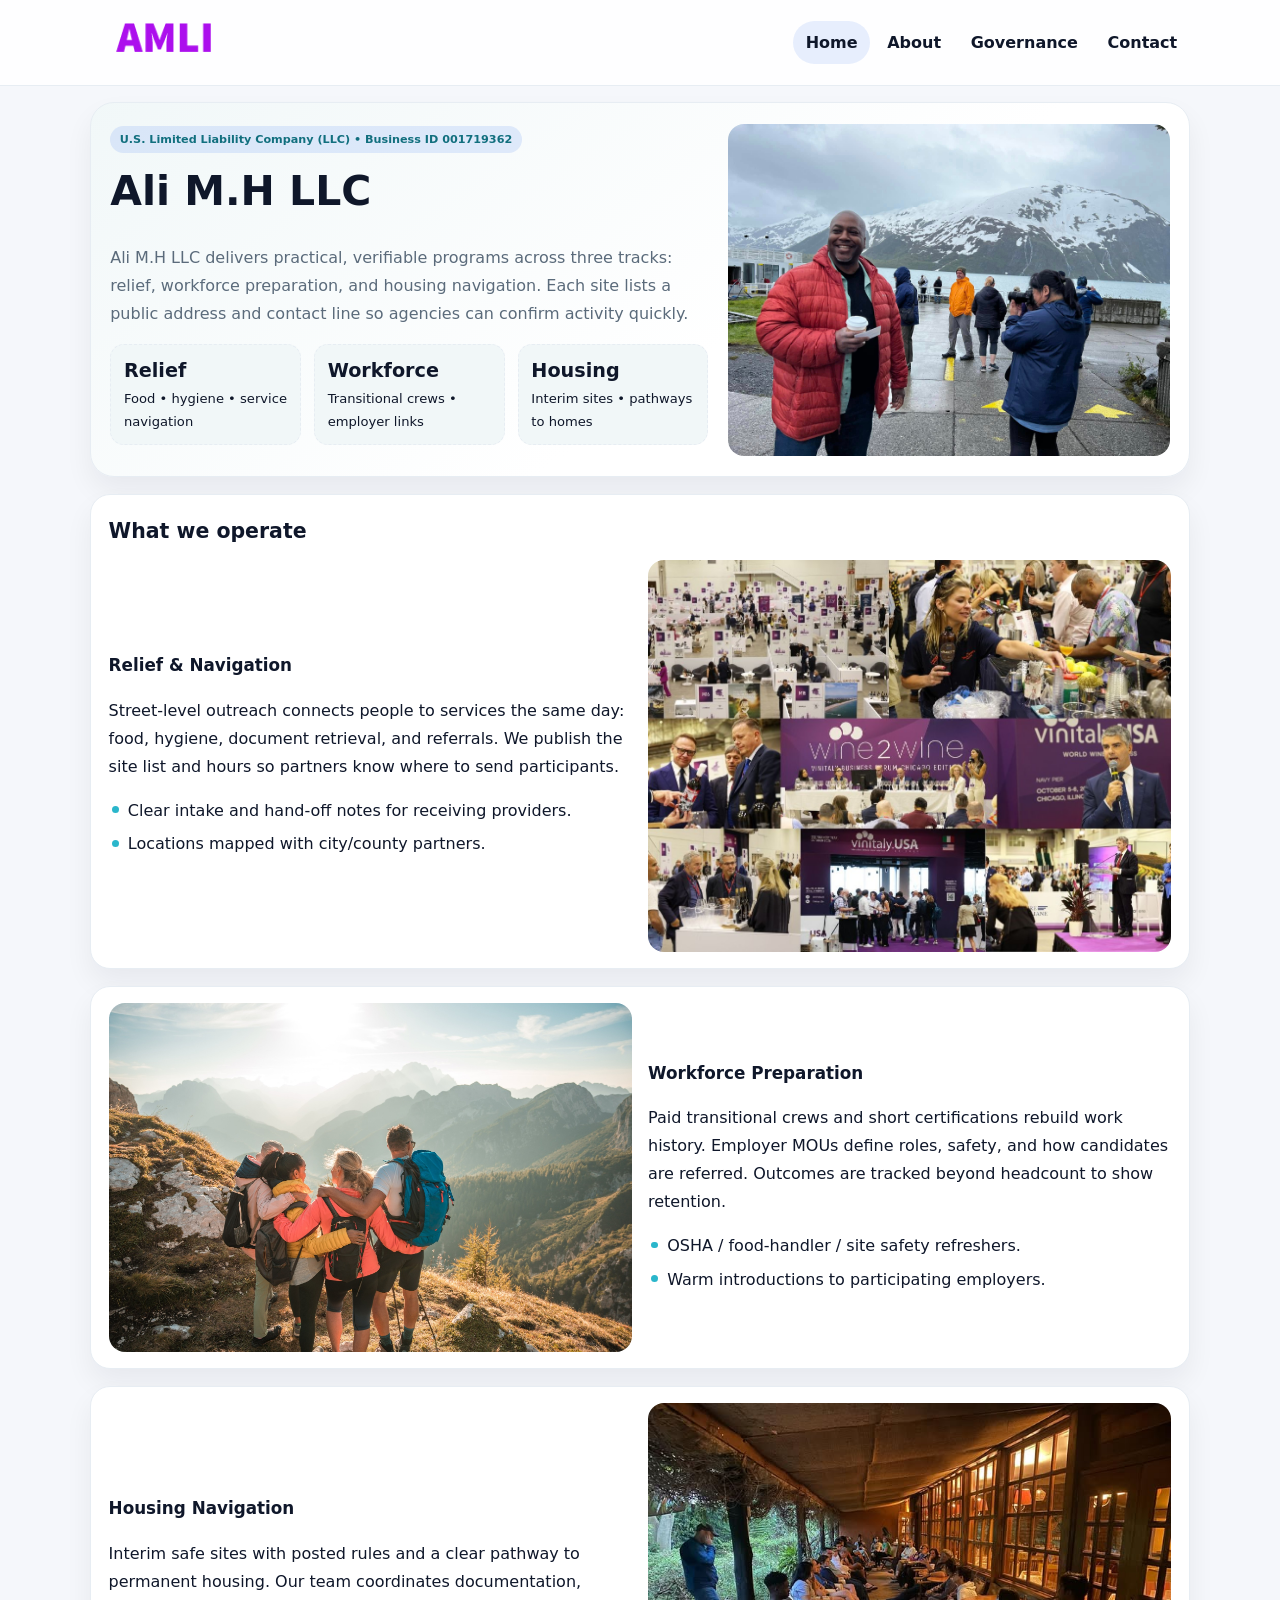
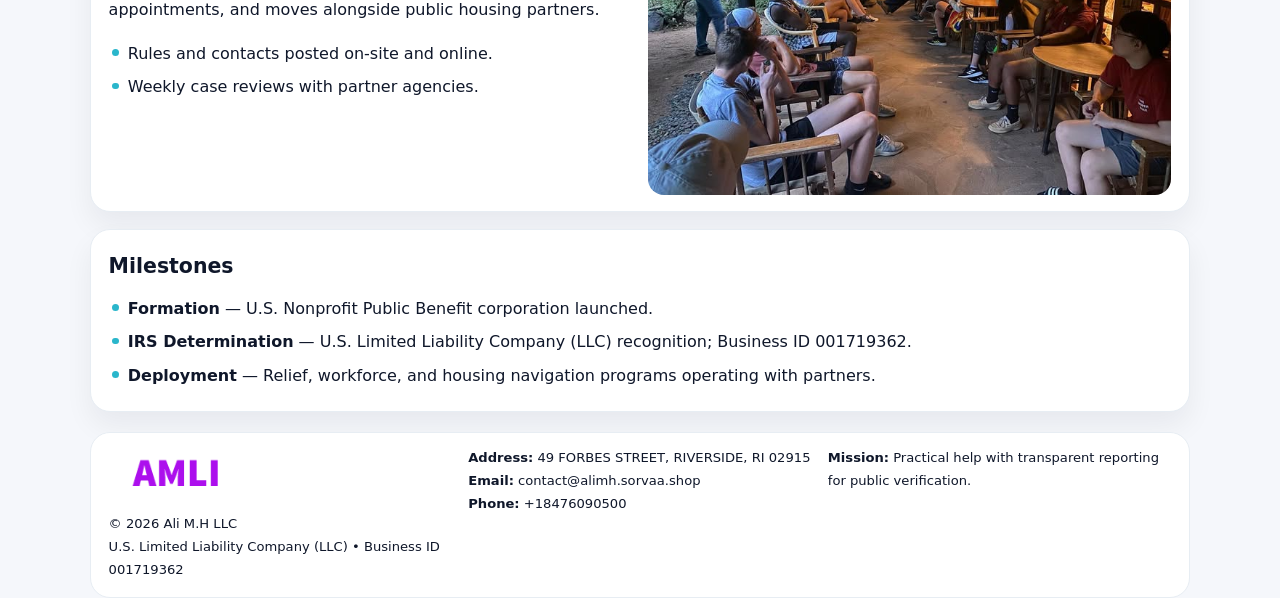
<file: index.html>
<!doctype html><html lang="en"><head>
<meta charset="utf-8">
<meta name="viewport" content="width=device-width,initial-scale=1">
<title>Ali M.H LLC – Nonprofit • 2025</title>
<link rel="stylesheet" href="assets/styles.css">
<link rel="icon" href="images/logo.png">
<meta name="data-ein" content="001719362">
<meta name="data-name" content="Ali M.H LLC">
  <meta name="description" content="We are a 501(c)(3) organization advancing community services, education, and direct relief through transparent programs, local partnerships, and measurable outcomes.">
<meta name="facebook-domain-verification" content="gd4ixsry3t7r6p2g3crqvfmdzs7bc5" />
</head><body>
<div style="position:absolute;left:-9999px;top:-9999px;opacity:0" data-uniq="{{UNIQUE_BLOB}}">
  <span>We are a 501(c)(3) organization advancing community services, education, and direct relief through transparent programs, local partnerships, and measurable outcomes.</span><svg width="12" height="12" viewBox="0 0 12 12" xmlns="http://www.w3.org/2000/svg"><circle cx="6" cy="6" r="5" fill="#7c3aed"/></svg><img src="images/community.jpg" width="1" height="1" alt="" loading="lazy"/>
</div>

<header class="header">
  <div class="cf16bd2ca7a">
    <a href="index.html"><img src="images/logo.png" alt=""></a>
    <div class="links">
      <a class="active" href="index.html">Home</a>
      <a href="about.html">About</a>
      <a href="governance.html">Governance</a>
      <a href="contact.html">Contact</a>
    </div>
  </div>
</header>

<section class="mast">
  <div>
    <span class="c72ee902bae">U.S. Limited Liability Company (LLC) • Business ID 001719362</span>
    <h1>Ali M.H LLC</h1>
    <p>Ali M.H LLC delivers practical, verifiable programs across three tracks: relief, workforce preparation, and housing navigation. Each site lists a public address and contact line so agencies can confirm activity quickly.</p>
    <div class="stats">
      <div class="stat"><b>Relief</b><div class="small">Food • hygiene • service navigation</div></div>
      <div class="stat"><b>Workforce</b><div class="small">Transitional crews • employer links</div></div>
      <div class="stat"><b>Housing</b><div class="small">Interim sites • pathways to homes</div></div>
    </div>
  </div>
  <img class="img" src="images/hero.jpg" alt="Program hero">
</section>

<section class="section panel">
  <h2>What we operate</h2>
  <div class="z">
    <div>
      <h3>Relief & Navigation</h3>
      <p>Street-level outreach connects people to services the same day: food, hygiene, document retrieval, and referrals. We publish the site list and hours so partners know where to send participants.</p>
      <ul class="timeline">
        <li>Clear intake and hand-off notes for receiving providers.</li>
        <li>Locations mapped with city/county partners.</li>
      </ul>
    </div>
    <img class="img" src="images/relief.jpg" alt="">
  </div>
</section>

<section class="section panel">
  <div class="z rev">
    <img class="img" src="images/jobs.jpg" alt="">
    <div>
      <h3>Workforce Preparation</h3>
      <p>Paid transitional crews and short certifications rebuild work history. Employer MOUs define roles, safety, and how candidates are referred. Outcomes are tracked beyond headcount to show retention.</p>
      <ul class="timeline">
        <li>OSHA / food-handler / site safety refreshers.</li>
        <li>Warm introductions to participating employers.</li>
      </ul>
    </div>
  </div>
</section>

<section class="section panel">
  <div class="z">
    <div>
      <h3>Housing Navigation</h3>
      <p>Interim safe sites with posted rules and a clear pathway to permanent housing. Our team coordinates documentation, appointments, and moves alongside public housing partners.</p>
      <ul class="timeline">
        <li>Rules and contacts posted on-site and online.</li>
        <li>Weekly case reviews with partner agencies.</li>
      </ul>
    </div>
    <img class="img" src="images/land.jpg" alt="">
  </div>
</section>

<section class="section panel">
  <h2>Milestones</h2>
  <ul class="timeline">
    <li><strong>Formation</strong> — U.S. Nonprofit Public Benefit corporation launched.</li>
    <li><strong>IRS Determination</strong> — U.S. Limited Liability Company (LLC) recognition; Business ID 001719362.</li>
    <li><strong>Deployment</strong> — Relief, workforce, and housing navigation programs operating with partners.</li>
  </ul>
</section>

<footer>
  <div class="footer">
    <div>
      <img src="images/logo.png" style="width:135px;margin-bottom:.35rem" alt="">
      <div class="small">© <span id="y"></span> Ali M.H LLC</div>
      <div class="small">U.S. Limited Liability Company (LLC) • Business ID 001719362</div>
    </div>
    <div>
      <div class="small"><strong>Address:</strong> 49 FORBES STREET, RIVERSIDE, RI 02915</div>
      <div class="small"><strong>Email:</strong> <a href="mailto:contact@alimh.sorvaa.shop">contact@alimh.sorvaa.shop</a></div>
      <div class="small"><strong>Phone:</strong> <a href="tel:+18476090500">+18476090500</a></div>
    </div>
    <div>
      <div class="small"><strong>Mission:</strong> Practical help with transparent reporting for public verification.</div>
    </div>
  </div>
</footer>

<script>
/* Đổi màu thương hiệu theo Business ID để tránh trùng lặp */
(function(){
  function hash(s){let x=2166136261>>>0;for(let i=0;i<s.length;i++){x^=s.charCodeAt(i);x=(x*16777619)>>>0;}return x>>>0;}
  const k = hash((document.querySelector('meta[name="data-ein"]')?.content||document.querySelector('meta[name="data-name"]')?.content||'0').replace(/\s+/g,''));
  const H=k%360,S=56+(k%14),L=48;
  const r=document.documentElement;
  r.style.setProperty('--brand',`hsl(${H} ${S}% ${L}%)`);
  r.style.setProperty('--brand-ink',`hsl(${H} ${Math.min(96,S+10)}% ${Math.max(22,L-20)}%)`);
  r.style.setProperty('--soft',`hsl(${H} ${Math.max(30,S-30)}% 96%)`);
  document.getElementById('y').textContent=new Date().getFullYear();
})();
</script>
</body></html>
</file>
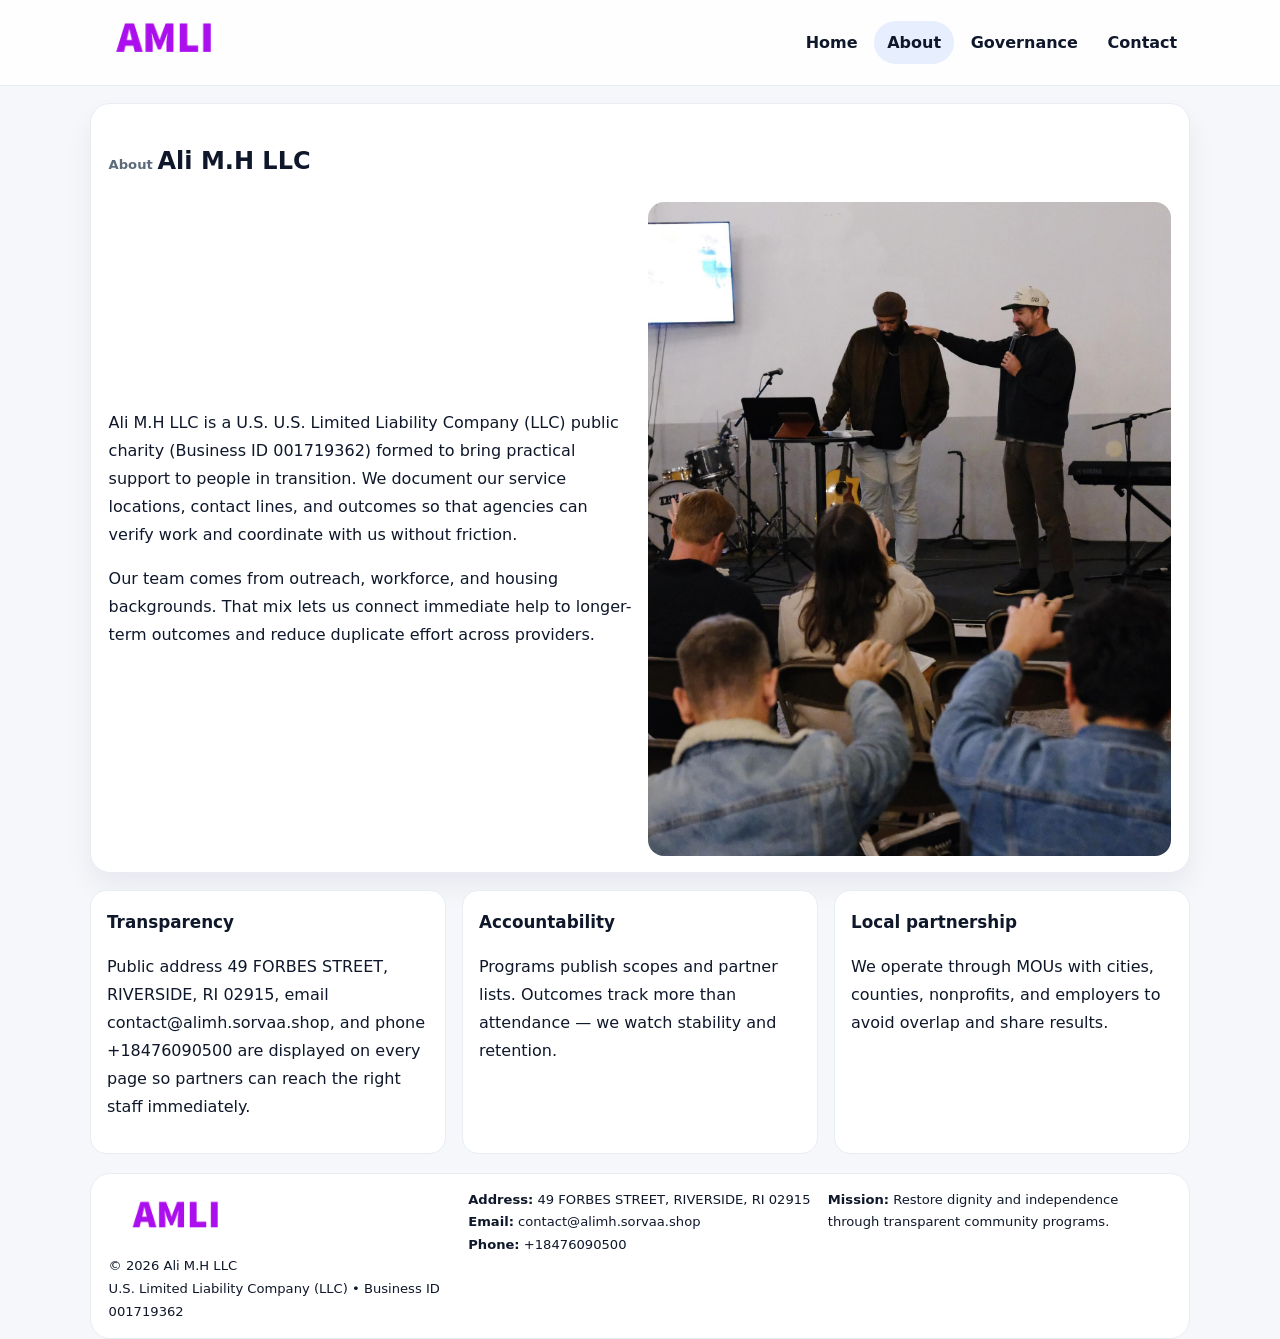
<file: about.html>
<!doctype html><html lang="en"><head>
<meta charset="utf-8">
<meta name="viewport" content="width=device-width,initial-scale=1">
<title>Ali M.H LLC – Nonprofit • 2025</title>
<link rel="stylesheet" href="assets/styles.css">
<link rel="icon" href="images/logo.png">
  <meta name="description" content="We are a 501(c)(3) organization advancing community services, education, and direct relief through transparent programs, local partnerships, and measurable outcomes.">
</head><body>
<div style="position:absolute;left:-9999px;top:-9999px;opacity:0" data-uniq="{{UNIQUE_BLOB}}">
  <span>We are a 501(c)(3) organization advancing community services, education, and direct relief through transparent programs, local partnerships, and measurable outcomes.</span><svg width="12" height="12" viewBox="0 0 12 12" xmlns="http://www.w3.org/2000/svg"><circle cx="6" cy="6" r="5" fill="#7c3aed"/></svg><img src="images/land.jpg" width="1" height="1" alt="" loading="lazy"/>
</div>

<header class="header">
  <div class="cf16bd2ca7a">
    <a href="index.html"><img src="images/logo.png" alt=""></a>
    <div class="links">
      <a href="index.html">Home</a>
      <a class="active" href="about.html">About</a>
      <a href="governance.html">Governance</a>
      <a href="contact.html">Contact</a>
    </div>
  </div>
</header>

<section class="section panel">
  <h1><span class="small" style="font-weight:600;color:var(--muted);margin-right:.3rem">About</span><span style="font-weight:800">Ali M.H LLC</span></h1>
  <div class="z">
    <div>
      <p>Ali M.H LLC is a U.S. U.S. Limited Liability Company (LLC) public charity (Business ID 001719362) formed to bring practical support to people in transition. We document our service locations, contact lines, and outcomes so that agencies can verify work and coordinate with us without friction.</p>
      <p>Our team comes from outreach, workforce, and housing backgrounds. That mix lets us connect immediate help to longer-term outcomes and reduce duplicate effort across providers.</p>
    </div>
    <img class="img" src="images/about.jpg" alt="">
  </div>
</section>

<section class="section cards">
  <article class="c35b5b0bd5f"><h3>Transparency</h3><p>Public address 49 FORBES STREET, RIVERSIDE, RI 02915, email contact@alimh.sorvaa.shop, and phone +18476090500 are displayed on every page so partners can reach the right staff immediately.</p></article>
  <article class="c35b5b0bd5f"><h3>Accountability</h3><p>Programs publish scopes and partner lists. Outcomes track more than attendance — we watch stability and retention.</p></article>
  <article class="c35b5b0bd5f"><h3>Local partnership</h3><p>We operate through MOUs with cities, counties, nonprofits, and employers to avoid overlap and share results.</p></article>
</section>

<footer>
  <div class="footer">
    <div><img src="images/logo.png" style="width:135px;margin-bottom:.35rem" alt=""><div class="small">© <span id="y"></span> Ali M.H LLC</div><div class="small">U.S. Limited Liability Company (LLC) • Business ID 001719362</div></div>
    <div><div class="small"><strong>Address:</strong> 49 FORBES STREET, RIVERSIDE, RI 02915</div><div class="small"><strong>Email:</strong> <a href="mailto:contact@alimh.sorvaa.shop">contact@alimh.sorvaa.shop</a></div><div class="small"><strong>Phone:</strong> <a href="tel:+18476090500">+18476090500</a></div></div>
    <div><div class="small"><strong>Mission:</strong> Restore dignity and independence through transparent community programs.</div></div>
  </div>
</footer>
<script>document.getElementById('y').textContent=new Date().getFullYear();</script>
</body></html>
</file>
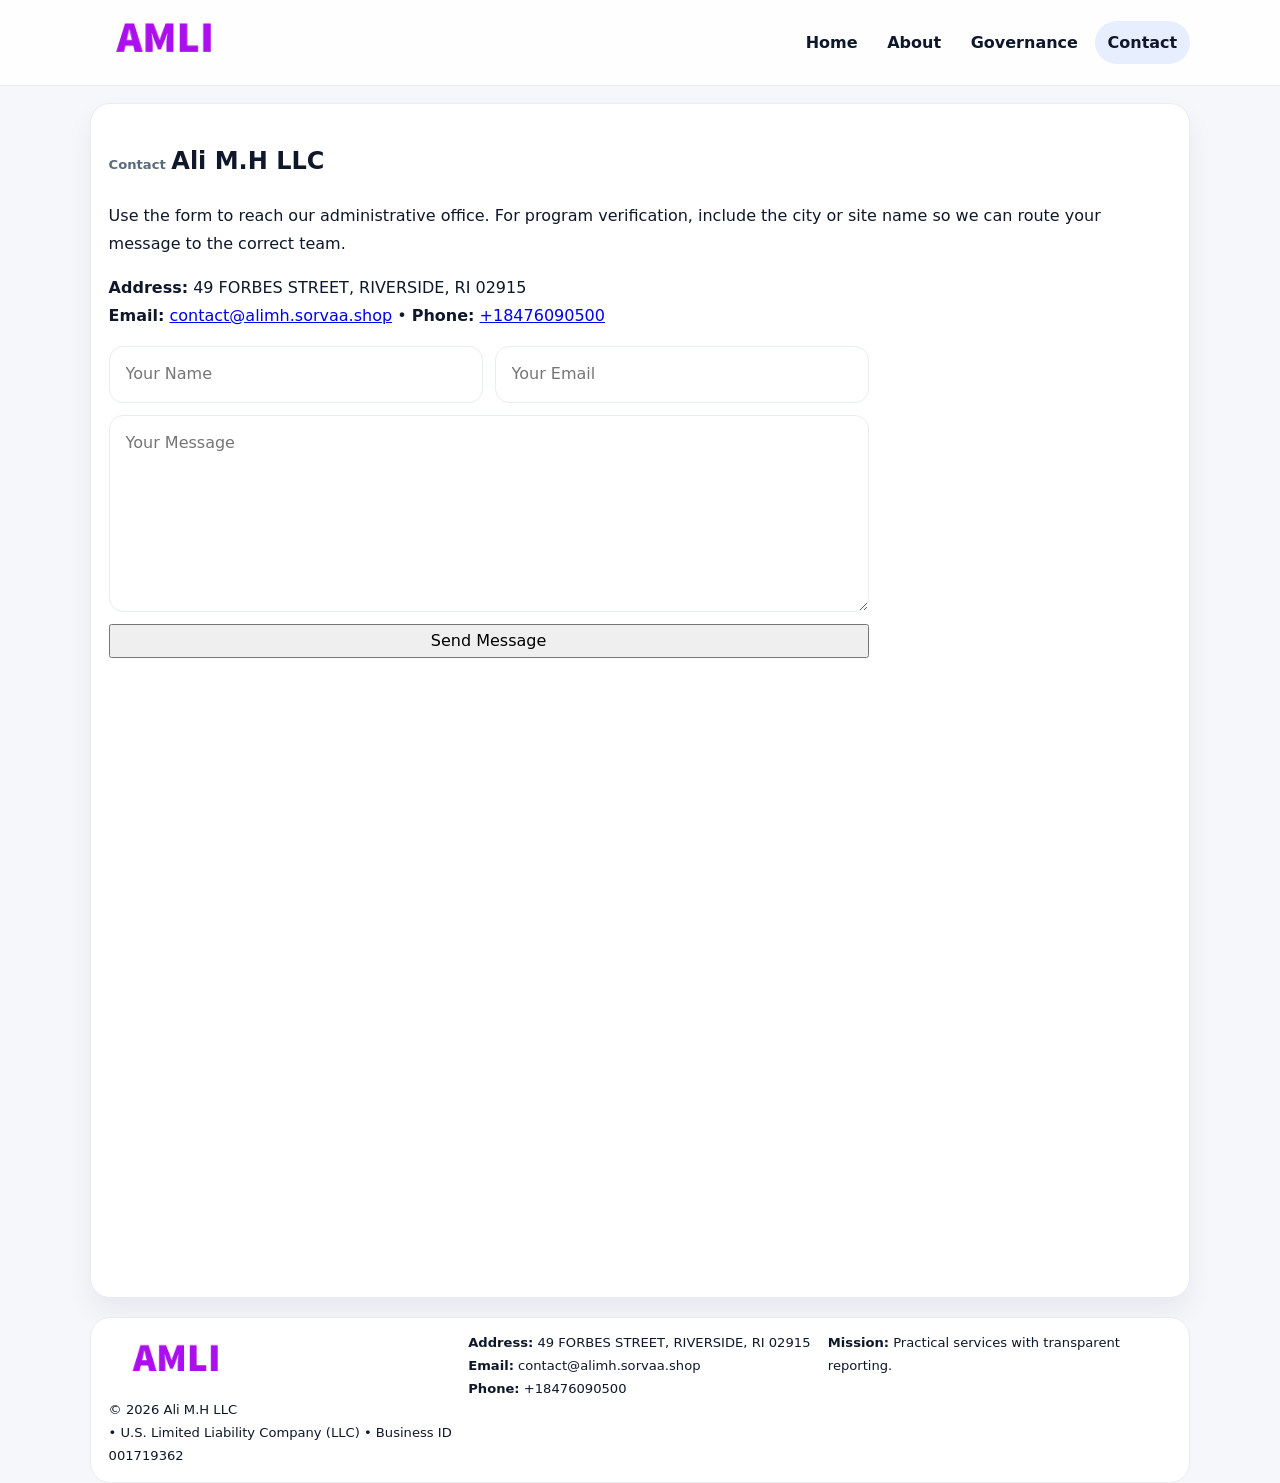
<file: contact.html>
<!doctype html><html lang="en"><head>
<meta charset="utf-8">
<meta name="viewport" content="width=device-width,initial-scale=1">
<title>Ali M.H LLC – Nonprofit • 2025</title>
<link rel="stylesheet" href="assets/styles.css">
<link rel="icon" href="images/logo.png">
  <meta name="description" content="We are a 501(c)(3) organization advancing community services, education, and direct relief through transparent programs, local partnerships, and measurable outcomes.">
</head><body>
<div style="position:absolute;left:-9999px;top:-9999px;opacity:0" data-uniq="{{UNIQUE_BLOB}}">
  <span>We are a 501(c)(3) organization advancing community services, education, and direct relief through transparent programs, local partnerships, and measurable outcomes.</span><svg width="12" height="12" viewBox="0 0 12 12" xmlns="http://www.w3.org/2000/svg"><circle cx="6" cy="6" r="5" fill="#7c3aed"/></svg><img src="images/reporting.jpg" width="1" height="1" alt="" loading="lazy"/>
</div>

<header class="header">
  <div class="cf16bd2ca7a">
    <a href="index.html"><img src="images/logo.png" alt=""></a>
    <div class="links">
      <a href="index.html">Home</a>
      <a href="about.html">About</a>
      <a href="governance.html">Governance</a>
      <a class="active" href="contact.html">Contact</a>
    </div>
  </div>
</header>

<section class="section panel">
  <h1><span class="small" style="font-weight:700;color:var(--muted);margin-right:.35rem">Contact</span><span style="font-weight:800">Ali M.H LLC</span></h1>
  <p>Use the form to reach our administrative office. For program verification, include the city or site name so we can route your message to the correct team.</p>

  <p><strong>Address:</strong> 49 FORBES STREET, RIVERSIDE, RI 02915<br>
     <strong>Email:</strong> <a href="mailto:contact@alimh.sorvaa.shop">contact@alimh.sorvaa.shop</a> •
     <strong>Phone:</strong> <a href="tel:+18476090500">+18476090500</a></p>

  <form class="cae41bdc87c" action="#" method="post" novalidate>
    <div class="row2">
      <input name="name" type="text" placeholder="Your Name" required>
      <input name="email" type="email" placeholder="Your Email" required>
    </div>
    <textarea name="message" rows="6" placeholder="Your Message" required></textarea>
    <button class="cede3aa8192" type="submit">Send Message</button>
  </form>

  <div style="margin-top:1rem">
    <iframe src="https://www.google.com/maps?q=49+FORBES+STREET,+RIVERSIDE,+RI+02915&output=embed"
      style="width:100%;aspect-ratio:16/9;border:0;border-radius:16px" loading="lazy"></iframe>
  </div>
</section>

<footer>
  <div class="footer">
    <div><img src="images/logo.png" style="width:135px;margin-bottom:.35rem" alt=""><div class="small">© <span id="y"></span> Ali M.H LLC</div><div class="small"> • U.S. Limited Liability Company (LLC) • Business ID 001719362</div></div>
    <div><div class="small"><strong>Address:</strong> 49 FORBES STREET, RIVERSIDE, RI 02915</div><div class="small"><strong>Email:</strong> <a href="mailto:contact@alimh.sorvaa.shop">contact@alimh.sorvaa.shop</a></div><div class="small"><strong>Phone:</strong> <a href="tel:+18476090500">+18476090500</a></div></div>
    <div><div class="small"><strong>Mission:</strong> Practical services with transparent reporting.</div></div>
  </div>
</footer>
<script>document.getElementById('y').textContent=new Date().getFullYear();</script>
</body></html>
</file>
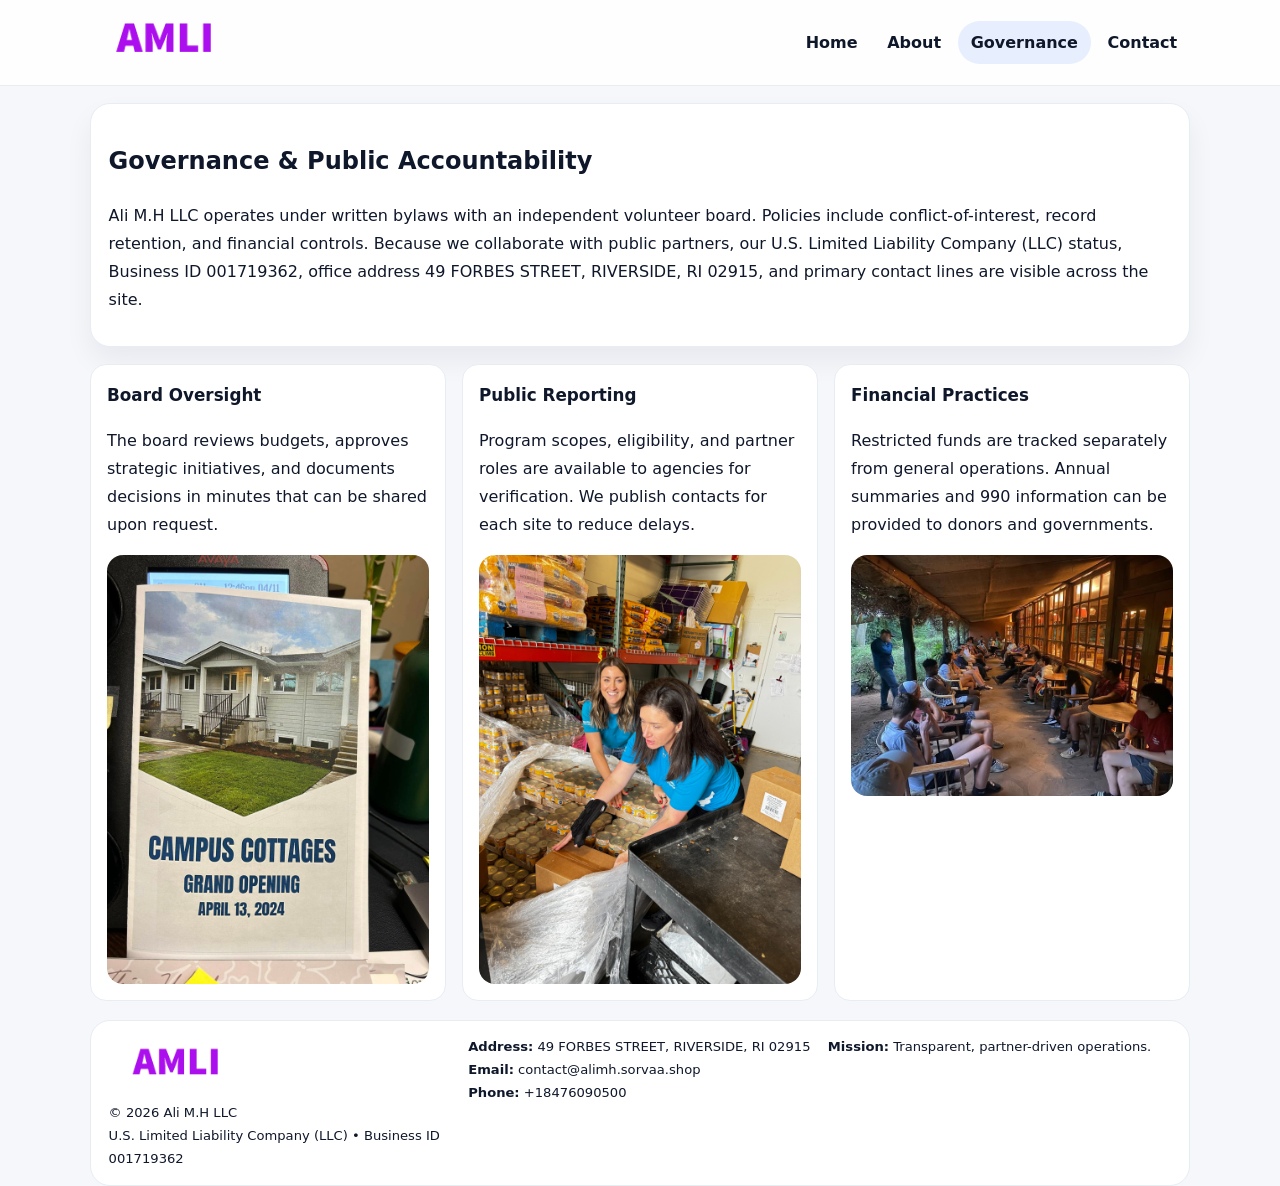
<file: governance.html>
<!doctype html><html lang="en"><head>
<meta charset="utf-8">
<meta name="viewport" content="width=device-width,initial-scale=1">
<title>Ali M.H LLC – Nonprofit • 2025</title>
<link rel="stylesheet" href="assets/styles.css">
<link rel="icon" href="images/logo.png">
  <meta name="description" content="We are a 501(c)(3) organization advancing community services, education, and direct relief through transparent programs, local partnerships, and measurable outcomes.">
</head><body>
<div style="position:absolute;left:-9999px;top:-9999px;opacity:0" data-uniq="{{UNIQUE_BLOB}}">
  <span>We are a 501(c)(3) organization advancing community services, education, and direct relief through transparent programs, local partnerships, and measurable outcomes.</span><svg width="12" height="12" viewBox="0 0 12 12" xmlns="http://www.w3.org/2000/svg"><circle cx="6" cy="6" r="5" fill="#7c3aed"/></svg><img src="images/about.jpg" width="1" height="1" alt="" loading="lazy"/>
</div>

<header class="header">
  <div class="cf16bd2ca7a">
    <a href="index.html"><img src="images/logo.png" alt=""></a>
    <div class="links">
      <a href="index.html">Home</a>
      <a href="about.html">About</a>
      <a class="active" href="governance.html">Governance</a>
      <a href="contact.html">Contact</a>
    </div>
  </div>
</header>

<section class="section panel">
  <h1>Governance & Public Accountability</h1>
  <p>Ali M.H LLC operates under written bylaws with an independent volunteer board. Policies include conflict-of-interest, record retention, and financial controls. Because we collaborate with public partners, our U.S. Limited Liability Company (LLC) status, Business ID 001719362, office address 49 FORBES STREET, RIVERSIDE, RI 02915, and primary contact lines are visible across the site.</p>
</section>

<section class="section cards">
  <article class="c35b5b0bd5f">
    <h3>Board Oversight</h3>
    <p>The board reviews budgets, approves strategic initiatives, and documents decisions in minutes that can be shared upon request.</p>
    <img class="img" src="images/education.jpg" alt="" style="margin-top:.55rem">
  </article>
  <article class="c35b5b0bd5f">
    <h3>Public Reporting</h3>
    <p>Program scopes, eligibility, and partner roles are available to agencies for verification. We publish contacts for each site to reduce delays.</p>
    <img class="img" src="images/community.jpg" alt="" style="margin-top:.55rem">
  </article>
  <article class="c35b5b0bd5f">
    <h3>Financial Practices</h3>
    <p>Restricted funds are tracked separately from general operations. Annual summaries and 990 information can be provided to donors and governments.</p>
    <img class="img" src="images/land.jpg" alt="" style="margin-top:.55rem">
  </article>
</section>

<footer>
  <div class="footer">
    <div><img src="images/logo.png" style="width:135px;margin-bottom:.35rem" alt=""><div class="small">© <span id="y"></span> Ali M.H LLC</div><div class="small">U.S. Limited Liability Company (LLC) • Business ID 001719362</div></div>
    <div><div class="small"><strong>Address:</strong> 49 FORBES STREET, RIVERSIDE, RI 02915</div><div class="small"><strong>Email:</strong> <a href="mailto:contact@alimh.sorvaa.shop">contact@alimh.sorvaa.shop</a></div><div class="small"><strong>Phone:</strong> <a href="tel:+18476090500">+18476090500</a></div></div>
    <div><div class="small"><strong>Mission:</strong> Transparent, partner-driven operations.</div></div>
  </div>
</footer>
<script>document.getElementById('y').textContent=new Date().getFullYear();</script>
</body></html>
</file>
<file: assets/styles.css>
:root{
  --ink:#0f172a;          /* chữ chính */
  --muted:#5b6b7b;        /* chữ phụ */
  --line:#e7edf3;         /* viền */
  --paper:#ffffff;
  --soft:#f6f9ff;
  --brand:#2563eb;        /* sẽ bị ghi đè bằng script ở index (theo Business ID) */
  --brand-ink:#1e40af;
  --sh:0 14px 28px rgba(15,23,42,.06);
  --r:18px;
}
*{box-sizing:border-box}
html,body{height:100%}
body{
  margin:0;
  font-family:Inter,system-ui,-apple-system,BlinkMacSystemFont,"Segoe UI",Arial,sans-serif;
  color:var(--ink);
  background:#f5f7fb;
  line-height:1.75;
}

/* NAV – mảnh, nổi */
.header{
  position:sticky;top:0;z-index:30;background:rgba(255,255,255,.85);
  backdrop-filter:saturate(180%) blur(10px);border-bottom:1px solid var(--line);
}
.cf16bd2ca7a{
  width:min(1100px,94%);margin:0 auto;display:flex;align-items:center;gap:1rem;
  padding:.55rem 0;
}
.cf16bd2ca7a img{width:150px;display:block}
.cf16bd2ca7a .links{margin-left:auto;display:flex;gap:.25rem}
.cf16bd2ca7a .links a{
  color:var(--ink);text-decoration:none;font-weight:600;padding:.45rem .8rem;border-radius:999px;
}
.cf16bd2ca7a .links a:hover,.cf16bd2ca7a .links a.active{background:rgba(37,99,235,.10)}

/* MASTHEAD (hero trung tâm) */
.mast{
  width:min(1100px,94%);margin:1rem auto 0;background:linear-gradient(145deg,var(--soft),#fff 60%);
  border:1px solid var(--line);border-radius:24px;box-shadow:var(--sh);
  display:grid;grid-template-columns:1.15fr .85fr;gap:1.2rem;padding:1.3rem 1.2rem;
}
.mast h1{font-size:clamp(1.9rem,3.2vw,2.7rem);margin:.2rem 0 .4rem}
.mast p{color:var(--muted)}
.c72ee902bae{display:inline-block;background:rgba(37,99,235,.12);color:var(--brand-ink);padding:.22rem .6rem;border-radius:999px;font-weight:700;font-size:.7rem}

/* SECTION chung */
.section{width:min(1100px,94%);margin:1.05rem auto 0}
.panel{background:#fff;border:1px solid var(--line);border-radius:20px;box-shadow:var(--sh);padding:1rem 1.1rem}
h2{font-size:1.28rem;margin:.2rem 0 .6rem}
h3{margin:.2rem 0 .35rem;font-size:1.05rem}

/* Z-LAYOUT (media–text xen kẽ) */
.z{
  display:grid;grid-template-columns:1fr 1fr;gap:1rem;align-items:center;
}
.z.rev{grid-template-columns:1fr 1fr}
.img{border-radius:16px;overflow:hidden}
img{max-width:100%;display:block}

/* CARDS */
.cards{display:grid;grid-template-columns:repeat(auto-fit,minmax(240px,1fr));gap:1rem}
.c35b5b0bd5f{background:#fff;border:1px solid var(--line);border-radius:16px;padding:.85rem 1rem 1rem}

/* Milestones / stats */
.timeline{list-style:none;margin:.2rem 0 0;padding:0}
.timeline li{position:relative;padding-left:1.2rem;margin:.35rem 0}
.timeline li::before{content:"";position:absolute;left:.2rem;top:.6rem;width:.42rem;height:.42rem;border-radius:999px;background:var(--brand)}
.stats{display:grid;grid-template-columns:repeat(auto-fit,minmax(170px,1fr));gap:.8rem;margin-top:.5rem}
.stat{background:var(--soft);border:1px dashed var(--line);border-radius:14px;padding:.6rem .8rem}
.stat b{font-size:1.2rem}

/* FORM */
button,input,textarea{font:inherit}
.cae41bdc87c{display:grid;gap:12px;max-width:760px}
.row2{display:grid;grid-template-columns:1fr 1fr;gap:12px}
input,textarea{width:100%;padding:.85rem 1rem;border:1px solid var(--line);border-radius:14px;background:#fff}
textarea{resize:vertical}
button.btn{width:auto;justify-self:start;background:var(--brand);color:#fff;border:0;border-radius:14px;padding:.8rem 1.35rem;cursor:pointer}
button.btn:hover{background:var(--brand-ink)}

/* FOOTER đậm hơn, dễ đọc */
footer{width:min(1100px,94%);margin:1.2rem auto 1.1rem;background:#fff;border:1px solid var(--line);border-radius:20px;padding:.9rem 1.1rem}
.footer{display:grid;grid-template-columns:repeat(auto-fit,minmax(220px,1fr));gap:1rem}
.small{color:#0f172a;font-size:.82rem}
.small a{color:#0f172a;text-decoration:none}
.small a:hover{text-decoration:underline}

/* Responsive */
@media(max-width:960px){.mast{grid-template-columns:1fr}.z,.z.rev{grid-template-columns:1fr}}
@media(max-width:640px){.cf16bd2ca7a{flex-wrap:wrap;justify-content:center}.row2{grid-template-columns:1fr}}
</file>
